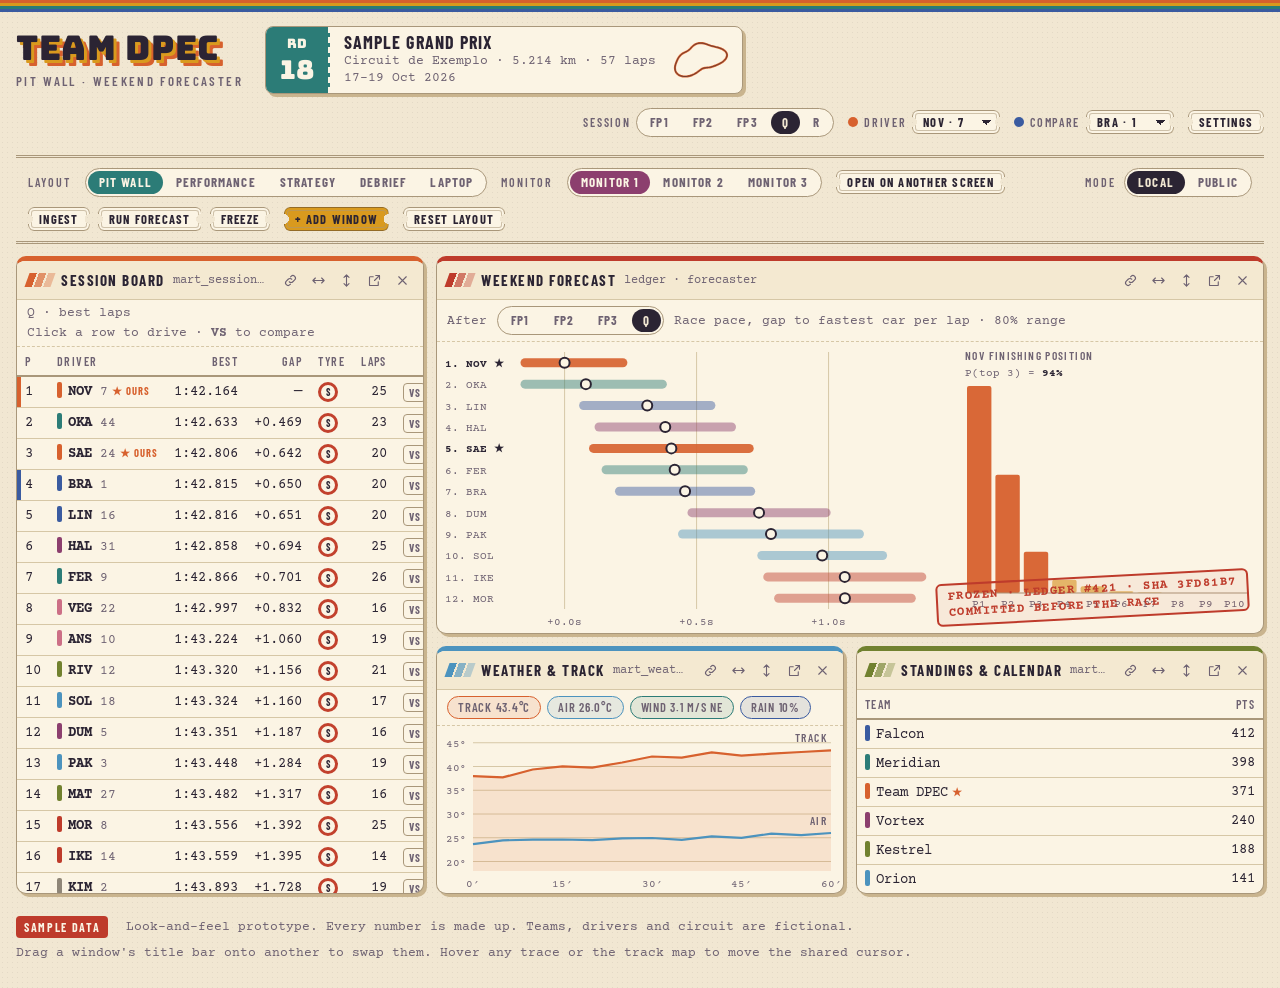
<file: index.html>
<!doctype html>
<html lang="en">
<head>
<meta charset="utf-8">
<meta name="viewport" content="width=device-width, initial-scale=1, viewport-fit=cover">
<title>Team DPEC Pit Wall</title>
<link rel="preconnect" href="https://fonts.googleapis.com">
<link rel="preconnect" href="https://fonts.gstatic.com" crossorigin>
<link rel="stylesheet" href="https://fonts.googleapis.com/css2?family=Bungee&family=Barlow+Condensed:wght@500;600;700&family=Barlow:wght@400;500;600&family=Courier+Prime:wght@400;700&display=swap">
<style>
/* Layout: a 1970s race-programme pit wall. Racing-stripe header, a ticket-style event card,
   and a 12-column grid of linked "windows", each with its own livery colour. */
:root{
  --paper:#F1E7D2; --panel:#FBF4E4; --panel2:#F4E9D1; --ink:#2B2433; --muted:#6E6272;
  --line:#D6C7A6; --line-strong:#A9977A; --shadow:#C9B48E;
  --orange:#D7612E; --mustard:#D99A1E; --teal:#2C7C77; --blue:#3A5BA0; --plum:#8C3F6E;
  --olive:#71812F; --red:#BE3B2B; --brown:#8A5A36; --sky:#4C93BE; --rose:#CC6F86;
  --s1:var(--orange); --s2:var(--blue);
  --soft:#C2412D; --med:#D99A1E; --hard:#8F8678;
  --f-display:"Bungee","Impact","Arial Black",sans-serif;
  --f-label:"Barlow Condensed","Arial Narrow","Helvetica Neue",sans-serif;
  --f-body:"Barlow","Helvetica Neue",Arial,sans-serif;
  --f-mono:"Courier Prime","Courier New",ui-monospace,monospace;
  --row:118px; --gap:12px;
  color-scheme:light;
}
@media (prefers-color-scheme: dark){:root:not([data-theme="light"]){
  --paper:#1D1A24; --panel:#26222F; --panel2:#2E2939; --ink:#EFE5CF; --muted:#A99DAA;
  --line:#3E384A; --line-strong:#5A5266; --shadow:#100E15;
  --orange:#E77B4B; --mustard:#E7B44A; --teal:#4FA59D; --blue:#7491D6; --plum:#BC72A0;
  --olive:#A2B25A; --red:#E06A55; --brown:#C08B62; --sky:#7DB9DC; --rose:#E294A8;
  --soft:#E06A55; --med:#E7B44A; --hard:#CFC6B4; color-scheme:dark}}
:root[data-theme="dark"]{
  --paper:#1D1A24; --panel:#26222F; --panel2:#2E2939; --ink:#EFE5CF; --muted:#A99DAA;
  --line:#3E384A; --line-strong:#5A5266; --shadow:#100E15;
  --orange:#E77B4B; --mustard:#E7B44A; --teal:#4FA59D; --blue:#7491D6; --plum:#BC72A0;
  --olive:#A2B25A; --red:#E06A55; --brown:#C08B62; --sky:#7DB9DC; --rose:#E294A8;
  --soft:#E06A55; --med:#E7B44A; --hard:#CFC6B4; color-scheme:dark}
:root.cb{--s1:#E69F00; --s2:#3E8EDE}
:root.compact{--row:96px; --gap:8px}

*{box-sizing:border-box}
[hidden]{display:none!important}
html,body{background:var(--paper)}
body{color:var(--ink);font:15px/1.45 var(--f-body);margin:0;
  background-image:radial-gradient(color-mix(in srgb,var(--ink) 7%,transparent) .6px,transparent .8px);
  background-size:5px 5px}
button,select,input{font:inherit;color:inherit}
:focus-visible{outline:2.5px solid var(--mustard);outline-offset:2px}

.stripes{height:12px;background:linear-gradient(var(--orange) 0 25%,var(--mustard) 25% 50%,var(--teal) 50% 75%,var(--blue) 75%)}
.wrap{padding-inline:16px;padding-block:14px 28px;max-width:1800px;margin:0 auto}

/* ---------- top bar ---------- */
.top{display:flex;flex-wrap:wrap;gap:14px 22px;align-items:center}
.brand{display:flex;flex-direction:column;gap:2px;min-width:0}
.logo{font:400 34px/1 var(--f-display);letter-spacing:.02em;color:var(--ink);
  text-shadow:3px 3px 0 var(--mustard),6px 6px 0 var(--orange)}
.brand small{font:600 13px/1 var(--f-label);letter-spacing:.18em;text-transform:uppercase;color:var(--muted);margin-top:8px}

.ticket{display:flex;align-items:stretch;background:var(--panel);border:1.5px solid var(--line-strong);border-radius:8px;
  box-shadow:3px 3px 0 var(--shadow);overflow:hidden;min-width:0}
.ticket .rd{background:var(--teal);color:var(--panel);display:grid;place-items:center;padding:6px 14px;
  font:400 13px/1 var(--f-display);text-align:center;border-right:2px dashed var(--panel)}
.ticket .rd b{display:block;font-size:26px;font-weight:400}
.ticket .ev{padding:6px 14px;display:flex;flex-direction:column;justify-content:center;min-width:0}
.ticket .ev strong{font:700 18px/1.1 var(--f-label);letter-spacing:.06em;text-transform:uppercase}
.ticket .ev span{font:13px/1.3 var(--f-mono);color:var(--muted)}
.ticket svg{width:62px;height:auto;margin:6px 10px 6px 0;flex:none}

.ctxbar{display:flex;flex-wrap:wrap;gap:10px 14px;align-items:center;margin-left:auto}
.field{display:flex;align-items:center;gap:6px}
.field>span{font:600 12px/1 var(--f-label);letter-spacing:.14em;text-transform:uppercase;color:var(--muted)}
.dot{width:10px;height:10px;border-radius:50%;display:inline-block;flex:none}

/* ---------- buttons: ticket stubs with an inner rule ---------- */
.btn{--bg:var(--panel);--fg:var(--ink);background:var(--bg);color:var(--fg);border:1.5px solid var(--line-strong);
  border-radius:6px;padding:7px 14px;font:700 14px/1 var(--f-label);letter-spacing:.1em;text-transform:uppercase;cursor:pointer;
  box-shadow:inset 0 0 0 2px var(--bg),inset 0 0 0 3px color-mix(in srgb,var(--line-strong) 55%,transparent),2px 2px 0 var(--shadow);
  -webkit-mask:radial-gradient(circle 5px at 0 50%,#0000 96%,#000) left/51% 100% no-repeat,radial-gradient(circle 5px at 100% 50%,#0000 96%,#000) right/51% 100% no-repeat;
  mask:radial-gradient(circle 5px at 0 50%,#0000 96%,#000) left/51% 100% no-repeat,radial-gradient(circle 5px at 100% 50%,#0000 96%,#000) right/51% 100% no-repeat;
  transition:transform .08s,background .15s}
.btn:hover{--bg:var(--panel2)}
.btn:active{transform:translate(1px,1px)}
.btn.go{--bg:var(--mustard);--fg:#2B2433;border-color:color-mix(in srgb,var(--mustard) 60%,#2B2433)}
.btn.go:hover{--bg:color-mix(in srgb,var(--mustard) 85%,var(--panel))}
.btn.sm{padding:5px 10px;font-size:12.5px}
select.btn{padding-right:26px;appearance:none;-webkit-appearance:none;
  background-image:linear-gradient(45deg,transparent 50%,var(--ink) 50%),linear-gradient(135deg,var(--ink) 50%,transparent 50%);
  background-position:calc(100% - 13px) 52%,calc(100% - 8px) 52%;background-size:5px 5px;background-repeat:no-repeat;background-color:var(--bg)}

.seg{display:inline-flex;border:1.5px solid var(--line-strong);border-radius:999px;padding:2px;background:var(--panel);gap:2px;flex-wrap:wrap}
.seg button{border:0;background:transparent;border-radius:999px;padding:5px 11px;cursor:pointer;
  font:700 13px/1 var(--f-label);letter-spacing:.09em;text-transform:uppercase;color:var(--muted)}
.seg button:hover{color:var(--ink);background:var(--panel2)}
.seg button[aria-pressed="true"]{background:var(--ink);color:var(--paper)}
.seg.c-teal button[aria-pressed="true"]{background:var(--teal);color:var(--panel)}
.seg.c-plum button[aria-pressed="true"]{background:var(--plum);color:var(--panel)}

.layoutbar{display:flex;flex-wrap:wrap;align-items:center;gap:10px 14px;margin:18px 0 12px;padding:10px 12px;
  border-block:3px double var(--line-strong)}
.layoutbar .lbl{font:600 12px/1 var(--f-label);letter-spacing:.16em;text-transform:uppercase;color:var(--muted)}
.layoutbar .hint{font:13px var(--f-mono);color:var(--muted)}
.spacer{flex:1}
.mode{display:flex;align-items:center;gap:8px}
.localacts{display:flex;gap:8px;flex-wrap:wrap}

/* ---------- workspace ---------- */
.ws{display:grid;grid-template-columns:repeat(12,minmax(0,1fr));grid-auto-rows:var(--row);gap:var(--gap);grid-auto-flow:dense}
.win{grid-column:span var(--cs);grid-row:span var(--rs);display:flex;flex-direction:column;min-width:0;min-height:0;
  background:var(--panel);border:1.5px solid var(--line-strong);border-top:5px solid var(--wc);border-radius:10px;
  box-shadow:3px 3px 0 var(--shadow);overflow:hidden}
.win.dragover{outline:3px dashed var(--wc);outline-offset:3px}
.win-h{display:flex;align-items:center;gap:8px;padding:6px 8px 6px 10px;background:var(--panel2);border-bottom:1px solid var(--line);cursor:grab;min-width:0}
.win-h .tri{width:26px;height:14px;flex:none;
  background:linear-gradient(90deg,var(--wc) 0 28%,transparent 28% 36%,color-mix(in srgb,var(--wc) 65%,var(--panel2)) 36% 64%,transparent 64% 72%,color-mix(in srgb,var(--wc) 35%,var(--panel2)) 72%);
  transform:skewX(-20deg)}
.win-h h3{margin:0;flex:0 0 auto;max-width:calc(100% - 170px);font:700 15px/1.1 var(--f-label);letter-spacing:.1em;text-transform:uppercase;white-space:nowrap;overflow:hidden;text-overflow:ellipsis}
.win-h .mart{flex:1 1 0;font:12px var(--f-mono);color:var(--muted);white-space:nowrap;overflow:hidden;text-overflow:ellipsis;min-width:0}
.win-h .tools{margin-left:auto;display:flex;gap:2px;flex:none}
.ic{width:26px;height:26px;border:0;border-radius:6px;background:transparent;display:grid;place-items:center;cursor:pointer;color:var(--muted)}
.ic:hover{background:var(--panel);color:var(--ink)}
.ic svg{width:15px;height:15px;stroke:currentColor;fill:none;stroke-width:1.8;stroke-linecap:round;stroke-linejoin:round}
.ic.on{color:var(--wc)}
.pinned-badge{font:700 11px/1 var(--f-label);letter-spacing:.1em;text-transform:uppercase;background:var(--wc);color:var(--panel);padding:3px 6px;border-radius:4px}
.win-tb{display:flex;flex-wrap:wrap;gap:6px 10px;align-items:center;padding:6px 10px;border-bottom:1px dashed var(--line);font:13px var(--f-mono);color:var(--muted);min-height:36px}
.win-tb:empty{display:none}
.win-b{flex:1;min-height:0;position:relative;overflow:auto}
.win-b.chart{overflow:hidden}
.win-b svg.ch{display:block}

/* tabs mode (laptop preset) */
.tabstrip{display:flex;gap:6px;flex-wrap:wrap;margin-bottom:10px}
.tabstrip button{border:1.5px solid var(--line-strong);border-bottom-width:4px;border-bottom-color:var(--wc);background:var(--panel);
  border-radius:8px 8px 3px 3px;padding:6px 10px;font:700 13px/1 var(--f-label);letter-spacing:.08em;text-transform:uppercase;cursor:pointer;color:var(--muted)}
.tabstrip button[aria-selected="true"]{background:var(--wc);color:var(--panel);border-color:var(--wc)}

/* svg chart text */
.ch text{font:11px var(--f-mono);fill:var(--muted)}
.ch .lab{font:600 11.5px var(--f-label);letter-spacing:.12em;text-transform:uppercase;fill:var(--muted)}
.ch .val{fill:var(--ink);font-weight:700}
.ch .grid{stroke:var(--line);stroke-width:1}
.ch .axis{stroke:var(--line-strong);stroke-width:1.2}
.ch .cursor{stroke:var(--ink);stroke-width:1.2;stroke-dasharray:3 3}
.ch .corner{stroke:var(--line);stroke-dasharray:2 4}

/* tables */
table.tt{width:100%;border-collapse:collapse;font:13.5px var(--f-mono);font-variant-numeric:tabular-nums}
.tt th{position:sticky;top:0;background:var(--panel);text-align:left;font:600 12px/1 var(--f-label);letter-spacing:.12em;text-transform:uppercase;color:var(--muted);
  padding:8px 8px;border-bottom:2px solid var(--line-strong);z-index:1}
.tt td{padding:5px 8px;border-bottom:1px solid var(--line);white-space:nowrap}
.tt td.num,.tt th.num{text-align:right}
.tt tr.click{cursor:pointer}
.tt tr.click:hover td{background:var(--panel2)}
.tt tr.p1 td:first-child{box-shadow:inset 4px 0 0 var(--s1)}
.tt tr.p2 td:first-child{box-shadow:inset 4px 0 0 var(--s2)}
.tt tr.hl td{background:color-mix(in srgb,var(--mustard) 18%,transparent)}
.drv{font-weight:700;color:var(--ink)}
.teamchip{display:inline-block;width:5px;height:16px;border-radius:2px;vertical-align:-3px;margin-right:6px}
.tyre{display:inline-grid;place-items:center;width:20px;height:20px;border-radius:50%;border:3px solid var(--c);font:700 10px/1 var(--f-label);color:var(--ink)}
.ours{font:700 10.5px/1 var(--f-label);letter-spacing:.1em;color:var(--orange);margin-left:4px}
.vs{border:1px solid var(--line-strong);background:transparent;border-radius:4px;font:700 11px/1 var(--f-label);padding:3px 5px;cursor:pointer;color:var(--muted);letter-spacing:.06em}
.vs:hover{border-color:var(--s2);color:var(--s2)}
.pos{color:var(--good,var(--teal));font-weight:700}
.neg{color:var(--red);font-weight:700}

.kpis{display:grid;grid-template-columns:repeat(auto-fit,minmax(130px,1fr));gap:8px;padding:10px}
.kpi{border:1.5px solid var(--line);border-radius:8px;padding:8px 10px;background:var(--panel2);min-width:0}
.kpi .k{font:600 11.5px/1.2 var(--f-label);letter-spacing:.12em;text-transform:uppercase;color:var(--muted)}
.kpi .v{font:700 24px/1.15 var(--f-mono);font-variant-numeric:tabular-nums}
.kpi .s{font:12.5px/1.3 var(--f-body);color:var(--muted)}

.chips{display:flex;flex-wrap:wrap;gap:6px}
.chip{display:inline-flex;align-items:center;gap:6px;border:1.5px solid var(--c,var(--line-strong));border-radius:999px;padding:3px 10px;
  font:600 12.5px/1.2 var(--f-label);letter-spacing:.06em;text-transform:uppercase;background:color-mix(in srgb,var(--c,var(--line)) 12%,var(--panel))}
.legend{display:flex;flex-wrap:wrap;gap:4px 14px;align-items:center}
.legend i{display:inline-block;width:16px;height:4px;border-radius:2px;margin-right:5px;vertical-align:middle}

.stamp{display:inline-block;border:2.5px solid var(--red);color:var(--red);border-radius:6px;padding:4px 10px;transform:rotate(-3deg);
  font:700 12.5px/1.25 var(--f-mono);letter-spacing:.04em;text-transform:uppercase;background:color-mix(in srgb,var(--red) 6%,transparent)}
.note{font:13px/1.45 var(--f-mono);color:var(--muted)}
.pad{padding:10px 12px}
.typed{font:14px/1.6 var(--f-mono);max-width:62ch}
.typed b{background:color-mix(in srgb,var(--mustard) 30%,transparent);padding:0 3px}

/* chat as pit-radio transcript */
.radio{display:flex;flex-direction:column;height:100%}
.log{flex:1;overflow:auto;padding:10px 12px;display:flex;flex-direction:column;gap:10px;
  background:repeating-linear-gradient(var(--panel) 0 26px,color-mix(in srgb,var(--line) 55%,var(--panel)) 26px 27px)}
.msg{max-width:92%;font:14px/1.5 var(--f-mono)}
.msg .who{font:700 11.5px/1 var(--f-label);letter-spacing:.14em;text-transform:uppercase;display:flex;gap:6px;align-items:center;margin-bottom:3px}
.msg.me{align-self:flex-end;text-align:right}
.msg.me .who{justify-content:flex-end;color:var(--blue)}
.msg.ai .who{color:var(--plum)}
.msg .bubble{display:inline-block;text-align:left;padding:7px 11px;border-radius:8px;border:1.5px solid var(--line-strong);background:var(--panel2)}
.msg.ai .bubble{border-left:5px solid var(--plum)}
.msg.me .bubble{border-right:5px solid var(--blue)}
.route{font:700 10.5px/1 var(--f-label);letter-spacing:.08em;padding:3px 6px;border-radius:4px;background:var(--plum);color:var(--panel)}
.route.st{background:var(--teal)}
.route.np{background:var(--red)}
.ask{display:flex;gap:8px;padding:8px 10px;border-top:1px solid var(--line)}
.ask input{flex:1;min-width:0;border:1.5px solid var(--line-strong);border-radius:6px;background:var(--panel);padding:7px 10px;font:14px var(--f-mono)}
.sugg{display:flex;gap:6px;flex-wrap:wrap;padding:6px 10px 0}
.sugg button{border:1px dashed var(--plum);background:transparent;color:var(--plum);border-radius:999px;padding:3px 9px;font:600 12px/1.2 var(--f-label);letter-spacing:.04em;cursor:pointer}

/* drawers, menus, toast */
.drawer{position:fixed;inset:0 0 0 auto;width:min(380px,100%);background:var(--panel);border-left:2px solid var(--line-strong);
  box-shadow:-6px 0 0 var(--shadow);padding:calc(18px + env(safe-area-inset-top,0px)) 18px 18px;overflow:auto;z-index:50;display:flex;flex-direction:column;gap:16px}
.drawer h2{margin:0;font:400 22px/1 var(--f-display);color:var(--ink);text-shadow:2px 2px 0 var(--mustard)}
.drawer .row{display:flex;flex-direction:column;gap:6px}
.drawer .row>span{font:600 12px/1 var(--f-label);letter-spacing:.14em;text-transform:uppercase;color:var(--muted)}
.drawer p{margin:0;font:13px/1.45 var(--f-mono);color:var(--muted)}
.menu{position:fixed;z-index:60;background:var(--panel);border:1.5px solid var(--line-strong);border-radius:10px;box-shadow:4px 4px 0 var(--shadow);
  padding:6px;display:grid;grid-template-columns:repeat(2,minmax(0,1fr));gap:4px;width:min(440px,calc(100vw - 32px))}
.menu button{display:flex;gap:8px;align-items:center;text-align:left;border:0;background:transparent;border-radius:6px;padding:7px 8px;cursor:pointer;
  font:600 14px/1.15 var(--f-label);letter-spacing:.05em;text-transform:uppercase}
.menu button:hover{background:var(--panel2)}
.menu button i{width:12px;height:12px;border-radius:3px;background:var(--wc);flex:none}
.toast{position:fixed;left:50%;bottom:calc(18px + env(safe-area-inset-bottom,0px));transform:translateX(-50%);z-index:70;max-width:min(560px,calc(100vw - 32px));
  background:var(--ink);color:var(--paper);padding:10px 16px;border-radius:8px;font:13.5px/1.4 var(--f-mono);box-shadow:3px 3px 0 var(--mustard)}

footer{margin-top:22px;display:flex;flex-wrap:wrap;gap:8px 18px;align-items:center;font:13px var(--f-mono);color:var(--muted)}
.sample{font:700 12px/1 var(--f-label);letter-spacing:.14em;text-transform:uppercase;background:var(--red);color:var(--panel);padding:5px 8px;border-radius:4px}

/* solo pop-out mode */
body.solo .top,body.solo .layoutbar,body.solo footer{display:none}
body.solo .ws{grid-auto-rows:calc((100vh - 70px)/5)}

@media (max-width:1100px){.ctxbar{margin-left:0}}
@media (max-width:860px){
  .ws{grid-template-columns:minmax(0,1fr)}
  .win{grid-column:1/-1}
  .logo{font-size:28px}
  .win-h .mart,.ic[data-act="wide"],.ic[data-act="tall"]{display:none}
  .win-h h3{max-width:none;flex:1 1 auto}
}
@media (prefers-reduced-motion:reduce){*{transition:none!important;animation:none!important}}
</style>
</head>
<body>

<div class="stripes" aria-hidden="true"></div>
<div class="wrap">
  <header class="top">
    <div class="brand">
      <span class="logo">TEAM DPEC</span>
      <small>Pit wall · Weekend forecaster</small>
    </div>
    <div class="ticket" title="Race programme">
      <div class="rd">RD<b>18</b></div>
      <div class="ev"><strong>Sample Grand Prix</strong><span>Circuit de Exemplo · 5.214 km · 57 laps</span><span>17–19 Oct 2026</span></div>
      <svg id="miniTrack" viewBox="0 0 100 70" aria-hidden="true"></svg>
    </div>
    <div class="ctxbar">
      <div class="field"><span>Session</span><div class="seg" id="sessSeg"></div></div>
      <div class="field"><span class="dot" style="background:var(--s1)"></span><span>Driver</span><select class="btn sm" id="selP" aria-label="Primary driver"></select></div>
      <div class="field"><span class="dot" style="background:var(--s2)"></span><span>Compare</span><select class="btn sm" id="selC" aria-label="Compare driver"></select></div>
      <button class="btn sm" id="btnSettings">Settings</button>
    </div>
  </header>

  <nav class="layoutbar" aria-label="Layout">
    <span class="lbl">Layout</span>
    <div class="seg c-teal" id="presetSeg"></div>
    <span class="lbl" id="monLbl">Monitor</span>
    <div class="seg c-plum" id="monSeg"></div>
    <button class="btn sm" id="btnPopMon" title="Open this monitor's windows in a new browser window">Open on another screen</button>
    <span class="spacer"></span>
    <div class="mode"><span class="lbl">Mode</span><div class="seg" id="modeSeg"></div></div>
    <div class="localacts" id="localActs"></div>
    <button class="btn sm go" id="btnAdd">+ Add window</button>
    <button class="btn sm" id="btnReset">Reset layout</button>
  </nav>

  <div class="tabstrip" id="tabstrip" hidden></div>
  <main class="ws" id="ws"></main>

  <footer>
    <span class="sample">Sample data</span>
    <span>Look-and-feel prototype. Every number is made up. Teams, drivers and circuit are fictional.</span>
    <span>Drag a window's title bar onto another to swap them. Hover any trace or the track map to move the shared cursor.</span>
  </footer>
</div>

<aside class="drawer" id="drawer" hidden aria-label="Settings">
  <div style="display:flex;align-items:center;justify-content:space-between"><h2>Settings</h2><button class="btn sm" id="btnClose">Close</button></div>
  <div class="row"><span>Theme</span><div class="seg" id="themeSeg"></div><p>Day session is cream paper and ink. Night session is warm charcoal with amber.</p></div>
  <div class="row"><span>Speed units</span><div class="seg" id="unitSeg"></div></div>
  <div class="row"><span>Density</span><div class="seg" id="densSeg"></div></div>
  <div class="row"><span>Colour-blind safe driver colours</span><div class="seg" id="cbSeg"></div></div>
  <div class="row"><span>Adopted real team (decision D2)</span><select class="btn" id="selTeam" disabled><option>Not chosen yet</option></select><p>One config value in the real app. DPEC's two cars become "our cars"; everyone else is a rival.</p></div>
  <div class="row"><span>Layouts</span><p>Each preset remembers your changes in this browser. In the full app the layout saves to a file you can carry to another machine.</p></div>
</aside>
<div class="menu" id="addMenu" hidden role="menu"></div>
<div class="toast" id="toast" hidden role="status"></div>

<script>
(()=>{
"use strict";
const $=(s,r=document)=>r.querySelector(s);
const esc=s=>String(s).replace(/[&<>"]/g,c=>({"&":"&amp;","<":"&lt;",">":"&gt;",'"':"&quot;"}[c]));
function rng(seed){let s=(seed*2654435761)>>>0||1;return()=>{s^=s<<13;s>>>=0;s^=s>>>17;s^=s<<5;s>>>=0;return s/4294967296}}
function gauss(r){return Math.sqrt(-2*Math.log(r()+1e-9))*Math.cos(2*Math.PI*r())}
const clamp=(v,a,b)=>Math.max(a,Math.min(b,v));
const fmtLap=s=>{const m=Math.floor(s/60);return m+":"+(s-m*60).toFixed(3).padStart(6,"0")};
const sgn=v=>(v>0?"+":v<0?"−":"±")+Math.abs(v).toFixed(3);

/* ================= sample world ================= */
const TEAMS=[
 {id:"dpec",name:"Team DPEC",c:"var(--orange)",perf:-.004},
 {id:"fal",name:"Falcon",c:"var(--blue)",perf:0},
 {id:"mer",name:"Meridian",c:"var(--teal)",perf:-.002},
 {id:"vor",name:"Vortex",c:"var(--plum)",perf:-.008},
 {id:"kes",name:"Kestrel",c:"var(--olive)",perf:-.012},
 {id:"ori",name:"Orion",c:"var(--sky)",perf:-.015},
 {id:"hal",name:"Halcyon",c:"var(--rose)",perf:-.019},
 {id:"tam",name:"Tamura",c:"var(--red)",perf:-.022},
 {id:"brw",name:"Brightwater",c:"var(--brown)",perf:-.026},
 {id:"sab",name:"Sable",c:"var(--hard)",perf:-.03}];
const CODES=[["NOV","SAE"],["BRA","LIN"],["OKA","FER"],["HAL","DUM"],["RIV","MAT"],["PAK","SOL"],["VEG","ANS"],["IKE","MOR"],["CAL","ZHU"],["KIM","LAR"]];
const NUMS=[[7,24],[1,16],[44,9],[31,5],[12,27],[3,18],[22,10],[14,8],[55,30],[2,77]];
const DRIVERS=[];
TEAMS.forEach((t,i)=>CODES[i].forEach((c,j)=>{const r=rng(i*31+j*7+3);DRIVERS.push({code:c,num:NUMS[i][j],team:t,perf:t.perf+(r()-.5)*.009,top:(r()-.5)*8,seed:i*100+j*10+1})}));
const TL=5214,STEP=20,N=Math.round(TL/STEP)+1;
const CORNERS=[[420,95],[780,160],[1150,232],[1600,118],[1980,84],[2400,192],[2850,140],[3300,262],[3700,104],[4100,176],[4550,72],[4950,214]];
const SESSIONS=["FP1","FP2","FP3","Q","R"];
const CHECKPOINTS=["FP1","FP2","FP3","Q"];

function makeLap(d,sess){
  const r=rng(d.seed*13+SESSIONS.indexOf(sess)*977+5);
  const sessGain={FP1:-.012,FP2:-.007,FP3:-.004,Q:0,R:-.018}[sess];
  const f=1+d.perf+sessGain;
  const cv=CORNERS.map(c=>c[1]*(f+(r()-.5)*.035));
  const vmax=330+d.perf*260+d.top+(r()-.5)*4+sessGain*200;
  const v=new Float32Array(N),thr=new Float32Array(N),brk=new Float32Array(N),gear=new Uint8Array(N),t=new Float32Array(N);
  for(let i=0;i<N;i++){const x=i*STEP;let best=vmax,side=0,dist=0;
    for(let k=0;k<CORNERS.length;k++)for(const off of [-TL,0,TL]){const dd=x-(CORNERS[k][0]+off);const lim=cv[k]+(dd<0?9.6:5.3)*Math.sqrt(Math.abs(dd));if(lim<best){best=lim;side=dd<0?-1:1;dist=Math.abs(dd)}}
    v[i]=best;thr[i]=side===1?Math.min(100,30+dist*.45):side===-1?(dist<30?18:0):100;brk[i]=side===-1&&dist>=30?1:0;
    gear[i]=1+[95,135,170,205,240,275,305].filter(g=>best>g).length}
  let time=0;t[0]=0;for(let i=1;i<N;i++){time+=STEP/(((v[i]+v[i-1])/2)/3.6);t[i]=time}
  return{v,thr,brk,gear,t,time,cv,vmax}}
const cache={};
function S(sess){if(cache[sess])return cache[sess];
  const list=DRIVERS.map(d=>{const lap=makeLap(d,sess);const r=rng(d.seed+SESSIONS.indexOf(sess)*3);return{...d,lap,best:lap.time,tyre:sess==="Q"?"S":["S","M","H"][Math.floor(r()*3)],laps:Math.round(sess==="R"?57:14+r()*16)}});
  list.sort((a,b)=>a.best-b.best);const by={};list.forEach((d,i)=>{d.pos=i+1;by[d.code]=d});
  return cache[sess]={list,by,fast:list[0].best}}

/* track geometry */
const TRACK=[];{for(let i=0;i<N;i++){const th=2*Math.PI*i/(N-1);const rr=1+.27*Math.sin(2*th+.4)+.13*Math.cos(3*th+.5)+.06*Math.sin(5*th);TRACK.push([Math.cos(th)*rr*1.35,Math.sin(th)*rr])}
  const xs=TRACK.map(p=>p[0]),ys=TRACK.map(p=>p[1]);const x0=Math.min(...xs),x1=Math.max(...xs),y0=Math.min(...ys),y1=Math.max(...ys);
  TRACK.forEach(p=>{p[0]=(p[0]-x0)/(x1-x0);p[1]=(p[1]-y0)/(y1-y0)});TRACK.ar=(x1-x0)/(y1-y0)}

/* ================= state ================= */
const DEF_CTX={session:"Q",primary:"NOV",compare:"BRA",cursor:1980,checkpoint:"Q"};
const DEF_SET={theme:"system",units:"kmh",density:"comfy",cb:false,mode:"local"};
let uid=1;const W=(type,cs,rs)=>({id:"w"+(uid++),type,cs,rs,pinned:null});
function presets(){uid=1;return{
 pitwall:{name:"Pit wall",hint:"3 monitors · race weekend",monitors:[
   [W("session",4,5),W("forecast",8,3),W("weather",4,2),W("standings",4,2)],
   [W("telemetry",8,3),W("trackmap",4,3),W("delta",7,2),W("corners",5,2)],
   [W("chat",5,4),W("quality",7,2),W("scoreboard",7,2)]]},
 performance:{name:"Performance",hint:"1 large monitor · driver comparison",monitors:[[W("telemetry",8,3),W("trackmap",4,3),W("delta",7,2),W("corners",5,2)]]},
 strategy:{name:"Strategy",hint:"before qualifying and the race",monitors:[[W("longruns",7,3),W("forecast",5,3),W("scoreboard",6,3),W("weather",6,3)]]},
 debrief:{name:"Debrief",hint:"after the race · where the time went",monitors:[[W("debrief",7,3),W("delta",5,3),W("corners",6,3),W("chat",6,3)]]},
 laptop:{name:"Laptop",hint:"one window at a time, as tabs",tabs:true,monitors:[[W("session",12,5),W("forecast",12,5),W("telemetry",12,5),W("trackmap",12,5),W("longruns",12,5),W("chat",12,5)]]}}}
let st={ctx:{...DEF_CTX},set:{...DEF_SET},preset:"pitwall",mon:0,tab:0,layouts:presets()};
const KEY="dpec-pitwall-proto-v1";
try{const s=JSON.parse(localStorage.getItem(KEY)||"null");if(s&&s.layouts){st={...st,...s,ctx:{...DEF_CTX,...s.ctx},set:{...DEF_SET,...s.set}};uid=1+Math.max(0,...Object.values(st.layouts).flatMap(p=>p.monitors.flat()).map(w=>+w.id.slice(1)||0))}}catch(e){}
function save(){try{localStorage.setItem(KEY,JSON.stringify(st))}catch(e){}}

const params=(()=>{try{return new URLSearchParams(location.search)}catch(e){return new URLSearchParams()}})();
let bc=null;try{bc=new BroadcastChannel("dpec-pitwall")}catch(e){}
const inst=new Map();// id -> {def,el,body,tb,state,w}

function setCtx(patch,remote){
  Object.assign(st.ctx,patch);
  if(patch.session&&!patch.checkpoint&&!remote){st.ctx.checkpoint=patch.session==="R"?"Q":patch.session}
  if(!remote&&bc)try{bc.postMessage({ctx:st.ctx})}catch(e){}
  syncHeader();
  const keys=Object.keys(patch);
  for(const i of inst.values()){if(i.w.pinned)continue;if(i.def.deps.some(k=>keys.includes(k))||keys.includes("session"))schedule(i)}
  if(!keys.every(k=>k==="cursor"))save()}
if(bc)bc.onmessage=e=>{if(e.data&&e.data.ctx){const p={};for(const k in e.data.ctx)if(e.data.ctx[k]!==st.ctx[k])p[k]=e.data.ctx[k];if(Object.keys(p).length)setCtx(p,true)}};
const ctxOf=i=>i.w.pinned||st.ctx;
const sp=v=>st.set.units==="mph"?v*.6214:v;const spU=()=>st.set.units==="mph"?"mph":"km/h";

/* ================= chart helpers ================= */
const scale=(d0,d1,r0,r1)=>{const k=(r1-r0)/((d1-d0)||1);const f=v=>r0+(v-d0)*k;f.inv=p=>d0+(p-r0)/k;return f};
function nice(x){const e=Math.pow(10,Math.floor(Math.log10(x)));const f=x/e;return(f<1.5?1:f<3?2:f<7?5:10)*e}
function ticks(a,b,n){const s=nice((b-a)/n);const o=[];for(let v=Math.ceil(a/s)*s;v<=b+1e-9;v+=s)o.push(+v.toFixed(6));return o}
const pth=(xs,ys,X,Y)=>{let s="";for(let i=0;i<xs.length;i++)s+=(i?"L":"M")+X(xs[i]).toFixed(1)+","+Y(ys[i]).toFixed(1);return s};
const DIST=Array.from({length:N},(_,i)=>i*STEP);
const svg=(w,h,inner)=>`<svg class="ch" width="${w}" height="${h}" viewBox="0 0 ${w} ${h}" role="img">${inner}</svg>`;
const idxAt=d=>clamp(Math.round(d/STEP),0,N-1);

/* ================= window types ================= */
const DEFS={};
const def=(type,o)=>DEFS[type]={type,deps:[],chart:false,...o};

def("session",{title:"Session board",mart:"mart_session_overview",color:"var(--orange)",deps:["primary","compare"],
 render(i){const c=ctxOf(i),D=S(c.session);
  i.tb.innerHTML=`<span>${c.session==="R"?"Race · fastest laps":c.session+" · best laps"}</span><span>Click a row to drive · <b>VS</b> to compare</span>`;
  i.body.innerHTML=`<table class="tt"><thead><tr><th>P</th><th>Driver</th><th class="num">Best</th><th class="num">Gap</th><th>Tyre</th><th class="num">Laps</th><th></th></tr></thead><tbody>${
   D.list.map(d=>`<tr class="click ${d.code===c.primary?"p1":d.code===c.compare?"p2":""}" data-code="${d.code}">
    <td>${d.pos}</td><td><span class="teamchip" style="background:${d.team.c}"></span><span class="drv">${d.code}</span> <span class="note">${d.num}</span>${d.team.id==="dpec"?'<span class="ours">★ OURS</span>':""}</td>
    <td class="num">${fmtLap(d.best)}</td><td class="num">${d.pos===1?"—":"+"+(d.best-D.fast).toFixed(3)}</td>
    <td>${tyre(d.tyre)}</td><td class="num">${d.laps}</td><td><button class="vs" data-vs="${d.code}" aria-label="Compare with ${d.code}">VS</button></td></tr>`).join("")}</tbody></table>`;
  i.body.onclick=e=>{const v=e.target.closest("[data-vs]");if(v){setCtx({compare:v.dataset.vs});return}const r=e.target.closest("tr[data-code]");if(r)setCtx({primary:r.dataset.code})}}});
function tyre(t){const c={S:"var(--soft)",M:"var(--med)",H:"var(--hard)"}[t];return`<span class="tyre" style="--c:${c}" title="${{S:"Soft",M:"Medium",H:"Hard"}[t]}">${t}</span>`}

def("telemetry",{title:"Telemetry traces",mart:"mart_telemetry_overlay",color:"var(--blue)",chart:true,deps:["primary","compare","cursor"],
 render(i){const c=ctxOf(i),D=S(c.session),A=D.by[c.primary],B=D.by[c.compare],w=i.body.clientWidth,h=i.body.clientHeight;if(w<50||h<50)return;
  const k=idxAt(c.cursor);
  i.tb.innerHTML=`<span class="legend"><span><i style="background:var(--s1)"></i>${A.code}</span><span><i style="background:var(--s2)"></i>${B.code}</span></span>
   <span>@ <b style="color:var(--ink)">${Math.round(c.cursor).toLocaleString()} m</b></span>
   <span>${A.code} ${Math.round(sp(A.lap.v[k]))} · ${B.code} ${Math.round(sp(B.lap.v[k]))} ${spU()}</span><span>gear ${A.lap.gear[k]} / ${B.lap.gear[k]}</span>`;
  const pl=48,pr=12,top=20,bot=22;const X=scale(0,TL,pl,w-pr);
  const strips=[["v","Speed",.5,[50,345]],["thr","Throttle",.22,[0,100]],["brk","Brake",.1,[0,1]],["gear","Gear",.18,[1,8]]];
  const avail=h-top-bot-3*8;let y=top,out="";
  CORNERS.forEach((cn,j)=>{out+=`<line class="corner" x1="${X(cn[0])}" x2="${X(cn[0])}" y1="${top-4}" y2="${h-bot}"/><text x="${X(cn[0])}" y="${top-7}" text-anchor="middle">T${j+1}</text>`});
  for(const [key,lab,frac,dom] of strips){const hh=avail*frac,Y=scale(dom[0],dom[1],y+hh,y);
    out+=`<rect x="${pl}" y="${y}" width="${w-pl-pr}" height="${Math.max(0,hh)}" fill="none" class="grid"/>`;
    if(key==="v")ticks(dom[0],dom[1],3).forEach(t=>{out+=`<line class="grid" x1="${pl}" x2="${w-pr}" y1="${Y(t)}" y2="${Y(t)}"/><text x="${pl-6}" y="${Y(t)+4}" text-anchor="end">${Math.round(sp(t))}</text>`});
    out+=`<text class="lab" x="${pl+6}" y="${y+13}">${lab}${key==="v"?" "+spU():""}</text>`;
    for(const [d,col,sw] of [[B,"var(--s2)",3.4],[A,"var(--s1)",1.7]])out+=`<path d="${pth(DIST,d.lap[key],X,Y)}" fill="none" stroke="${col}" stroke-width="${sw}" stroke-linejoin="round" opacity="${sw>3?.75:1}"/>`;
    y+=hh+8}
  ticks(0,TL,6).forEach(t=>out+=`<text x="${X(t)}" y="${h-6}" text-anchor="middle">${t/1000}k</text>`);
  out+=`<line class="cursor" x1="${X(c.cursor)}" x2="${X(c.cursor)}" y1="${top}" y2="${h-bot}"/>`;
  i.body.innerHTML=svg(w,h,out);i.X=X},
 move(i,x){if(i.X)setCtx({cursor:clamp(i.X.inv(x),0,TL)})}});

def("trackmap",{title:"Track map",mart:"mart_track_map",color:"var(--teal)",chart:true,deps:["primary","compare","cursor"],
 render(i){const c=ctxOf(i),D=S(c.session),A=D.by[c.primary],B=D.by[c.compare],w=i.body.clientWidth,h=i.body.clientHeight;if(w<50||h<50)return;
  const mode=i.state.mode||"speed";
  i.tb.innerHTML=`<div class="seg" data-seg="mode">${["speed","delta"].map(m=>`<button aria-pressed="${m===mode}" data-v="${m}">${m==="speed"?"Speed":"Who's faster"}</button>`).join("")}</div>
   <span class="legend">${mode==="speed"?`<span><i style="background:var(--blue)"></i>slow</span><span><i style="background:var(--teal)"></i></span><span><i style="background:var(--olive)"></i></span><span><i style="background:var(--mustard)"></i></span><span><i style="background:var(--orange)"></i>fast</span>`:`<span><i style="background:var(--s1)"></i>${A.code} faster</span><span><i style="background:var(--s2)"></i>${B.code} faster</span>`}</span>`;
  const pad=26;let pw=w-2*pad,ph=h-2*pad;if(pw/ph>TRACK.ar)pw=ph*TRACK.ar;else ph=pw/TRACK.ar;const ox=(w-pw)/2,oy=(h-ph)/2;
  const P=k=>[ox+TRACK[k][0]*pw,oy+(1-TRACK[k][1])*ph];
  const cols=["var(--blue)","var(--teal)","var(--olive)","var(--mustard)","var(--orange)"];
  let base=`M${P(0)}`;for(let k=1;k<N;k++)base+=`L${P(k)}`;
  let out=`<path d="${base}" fill="none" stroke="var(--ink)" stroke-width="12" stroke-linejoin="round" opacity=".85"/>`;
  for(let k=0;k<N-1;k++){let col;if(mode==="speed"){col=cols[clamp(Math.floor((A.lap.v[k]-70)/55),0,4)]}else{const da=A.lap.t[k+1]-A.lap.t[k],db=B.lap.t[k+1]-B.lap.t[k];col=da<=db?"var(--s1)":"var(--s2)"}
    out+=`<line x1="${P(k)[0]}" y1="${P(k)[1]}" x2="${P(k+1)[0]}" y2="${P(k+1)[1]}" stroke="${col}" stroke-width="7" stroke-linecap="round"/>`}
  CORNERS.forEach((cn,j)=>{const [x,y]=P(idxAt(cn[0]));const cx=ox+pw/2,cy=oy+ph/2;const dx=x-cx,dy=y-cy,l=Math.hypot(dx,dy)||1;
    out+=`<text x="${x+dx/l*17}" y="${y+dy/l*17+4}" text-anchor="middle" class="val">${j+1}</text>`});
  const [sx,sy]=P(0);out+=`<rect x="${sx-9}" y="${sy-2}" width="18" height="4" fill="var(--paper)" stroke="var(--ink)"/>`;
  const [cx,cy]=P(idxAt(c.cursor));out+=`<circle cx="${cx}" cy="${cy}" r="9" fill="var(--paper)" stroke="var(--ink)" stroke-width="2"/><circle cx="${cx}" cy="${cy}" r="4.5" fill="var(--s1)"/>`;
  i.body.innerHTML=svg(w,h,out);i.P=P},
 move(i,x,y){if(!i.P)return;let b=0,bd=1e9;for(let k=0;k<N;k+=1){const p=i.P(k),d=(p[0]-x)**2+(p[1]-y)**2;if(d<bd){bd=d;b=k}}if(bd<1600)setCtx({cursor:b*STEP})},
 seg(i,k,v){i.state.mode=v;schedule(i)}});

def("delta",{title:"Lap delta",mart:"mart_lap_delta",color:"var(--plum)",chart:true,deps:["primary","compare","cursor"],
 render(i){const c=ctxOf(i),D=S(c.session),A=D.by[c.primary],B=D.by[c.compare],w=i.body.clientWidth,h=i.body.clientHeight;if(w<50||h<50)return;
  const dl=Array.from(A.lap.t,(t,k)=>t-B.lap.t[k]);const k=idxAt(c.cursor);
  i.tb.innerHTML=`<span>${A.code} vs ${B.code} · above 0 = ${A.code} losing time</span><span>@ ${Math.round(c.cursor).toLocaleString()} m: <b style="color:var(--ink)">${sgn(dl[k])} s</b></span><span>lap: <b style="color:var(--ink)">${sgn(dl[N-1])} s</b></span>`;
  const pl=48,pr=12,top=12,bot=22;const m=Math.max(.15,...dl.map(Math.abs))*1.15;const X=scale(0,TL,pl,w-pr),Y=scale(-m,m,h-bot,top);
  let out="";ticks(-m,m,4).forEach(t=>out+=`<line class="grid" x1="${pl}" x2="${w-pr}" y1="${Y(t)}" y2="${Y(t)}"/><text x="${pl-6}" y="${Y(t)+4}" text-anchor="end">${t.toFixed(2)}</text>`);
  const line=pth(DIST,dl,X,Y);
  out+=`<clipPath id="cu${i.w.id}"><rect x="0" y="0" width="${w}" height="${Y(0)}"/></clipPath><clipPath id="cd${i.w.id}"><rect x="0" y="${Y(0)}" width="${w}" height="${h}"/></clipPath>`;
  const area=line+`L${X(TL)},${Y(0)}L${X(0)},${Y(0)}Z`;
  out+=`<path d="${area}" fill="var(--s2)" opacity=".28" clip-path="url(#cu${i.w.id})"/><path d="${area}" fill="var(--s1)" opacity=".28" clip-path="url(#cd${i.w.id})"/>`;
  out+=`<line class="axis" x1="${pl}" x2="${w-pr}" y1="${Y(0)}" y2="${Y(0)}"/><path d="${line}" fill="none" stroke="var(--ink)" stroke-width="1.8"/>`;
  CORNERS.forEach((cn,j)=>out+=`<text x="${X(cn[0])}" y="${h-6}" text-anchor="middle">T${j+1}</text>`);
  out+=`<line class="cursor" x1="${X(c.cursor)}" x2="${X(c.cursor)}" y1="${top}" y2="${h-bot}"/><circle cx="${X(c.cursor)}" cy="${Y(dl[k])}" r="4" fill="var(--s1)" stroke="var(--ink)"/>`;
  i.body.innerHTML=svg(w,h,out);i.X=X},
 move(i,x){if(i.X)setCtx({cursor:clamp(i.X.inv(x),0,TL)})}});

def("corners",{title:"Corner table",mart:"mart_corner_summary",color:"var(--olive)",deps:["primary","compare","cursor"],
 render(i){const c=ctxOf(i),D=S(c.session),A=D.by[c.primary],B=D.by[c.compare];
  let near=0,nd=1e9;CORNERS.forEach((cn,j)=>{const d=Math.abs(cn[0]-c.cursor);if(d<nd){nd=d;near=j}});
  i.tb.innerHTML=`<span>Minimum speed (${spU()}) and time won or lost through each corner, ±150 m</span>`;
  const rows=CORNERS.map((cn,j)=>{const a=idxAt(cn[0]-150),b=idxAt(cn[0]+150);const dt=(A.lap.t[b]-A.lap.t[a])-(B.lap.t[b]-B.lap.t[a]);return{j,ma:sp(A.lap.cv[j]),mb:sp(B.lap.cv[j]),dt}});
  const mx=Math.max(...rows.map(r=>Math.abs(r.dt)),.01);
  i.body.innerHTML=`<table class="tt"><thead><tr><th>Turn</th><th class="num">${A.code}</th><th class="num">${B.code}</th><th class="num">Δ min</th><th class="num">Δ time</th><th style="width:30%"></th></tr></thead><tbody>${rows.map(r=>`
   <tr class="click ${r.j===near&&nd<260?"hl":""}" data-d="${CORNERS[r.j][0]}"><td>T${r.j+1}</td><td class="num">${r.ma.toFixed(0)}</td><td class="num">${r.mb.toFixed(0)}</td>
   <td class="num ${r.ma>=r.mb?"pos":"neg"}">${(r.ma-r.mb>=0?"+":"−")+Math.abs(r.ma-r.mb).toFixed(1)}</td><td class="num ${r.dt<=0?"pos":"neg"}">${sgn(r.dt)}</td>
   <td>${bar(r.dt,mx)}</td></tr>`).join("")}</tbody></table>`;
  i.body.onclick=e=>{const r=e.target.closest("tr[data-d]");if(r)setCtx({cursor:+r.dataset.d})}}});
function bar(v,mx){const p=Math.abs(v)/mx*50;return`<div style="position:relative;height:10px;background:var(--panel2);border-radius:3px"><div style="position:absolute;left:50%;top:-2px;bottom:-2px;width:1px;background:var(--line-strong)"></div><div style="position:absolute;top:0;bottom:0;${v<=0?`right:50%`:`left:50%`};width:${p}%;background:${v<=0?"var(--s1)":"var(--s2)"};border-radius:2px"></div></div>`}

def("longruns",{title:"Long runs & tyres",mart:"mart_long_runs · mart_tyre_stints",color:"var(--mustard)",chart:true,deps:["primary","compare"],
 render(i){const c=ctxOf(i),w=i.body.clientWidth,h=i.body.clientHeight;if(w<50||h<50)return;
  const runs=[c.primary,c.compare].map((code,n)=>{const d=DRIVERS.find(x=>x.code===code);const r=rng(d.seed+91);const cmp=n?"H":"M";const deg=(cmp==="M"?.072:.041)+(-d.perf)*1.2+(r()-.5)*.02;
    const base=95.2-d.perf*95+(cmp==="H"?.45:0);const pts=[];for(let l=1;l<=16;l++)pts.push([l,base+deg*l-.055*l+gauss(r)*.11]);
    const n_=pts.length,mx=pts.reduce((a,p)=>a+p[0],0)/n_,my=pts.reduce((a,p)=>a+p[1],0)/n_;const sl=pts.reduce((a,p)=>a+(p[0]-mx)*(p[1]-my),0)/pts.reduce((a,p)=>a+(p[0]-mx)**2,0);
    const res=Math.sqrt(pts.reduce((a,p)=>a+(p[1]-(my+sl*(p[0]-mx)))**2,0)/(n_-2));return{code,cmp,pts,sl,ic:my-sl*mx,res,deg,col:n?"var(--s2)":"var(--s1)"}});
  i.tb.innerHTML=`<span>FP2 long runs · fuel-corrected trend</span>${runs.map(r=>`<span class="chip" style="--c:${r.col}">${r.code} ${tyre(r.cmp)} deg ${(r.deg).toFixed(3)} s/lap ± ${(r.res/4).toFixed(3)}</span>`).join("")}`;
  const pl=52,pr=14,top=14,bot=26;const all=runs.flatMap(r=>r.pts.map(p=>p[1]));const y0=Math.min(...all)-.3,y1=Math.max(...all)+.3;
  const X=scale(.5,16.5,pl,w-pr),Y=scale(y0,y1,h-bot,top);let out="";
  ticks(y0,y1,4).forEach(t=>out+=`<line class="grid" x1="${pl}" x2="${w-pr}" y1="${Y(t)}" y2="${Y(t)}"/><text x="${pl-6}" y="${Y(t)+4}" text-anchor="end">${fmtLap(t).slice(0,-2)}</text>`);
  [1,4,8,12,16].forEach(t=>out+=`<text x="${X(t)}" y="${h-8}" text-anchor="middle">L${t}</text>`);
  runs.forEach(r=>{const band=1.28*r.res;const f=l=>r.ic+r.sl*l;
    out+=`<path d="M${X(1)},${Y(f(1)+band)}L${X(16)},${Y(f(16)+band)}L${X(16)},${Y(f(16)-band)}L${X(1)},${Y(f(1)-band)}Z" fill="${r.col}" opacity=".14"/>`;
    out+=`<line x1="${X(1)}" y1="${Y(f(1))}" x2="${X(16)}" y2="${Y(f(16))}" stroke="${r.col}" stroke-width="2"/>`;
    r.pts.forEach(p=>out+=`<circle cx="${X(p[0])}" cy="${Y(p[1])}" r="3.6" fill="var(--panel)" stroke="${r.col}" stroke-width="2"/>`)});
  i.body.innerHTML=svg(w,h,out)}});

def("forecast",{title:"Weekend forecast",mart:"ledger · forecaster",color:"var(--red)",chart:true,deps:["checkpoint","primary"],
 render(i){const c=ctxOf(i),w=i.body.clientWidth;let h=i.body.clientHeight;if(w<50||h<50)return;
  const cp=c.checkpoint;if(w<=560)h-=58;const width={FP1:.62,FP2:.42,FP3:.34,Q:.27}[cp];
  const D=S("R");const rows=D.list.map(d=>{const r=rng(d.seed+CHECKPOINTS.indexOf(cp)*17);const m=(d.best-D.fast)/57*40+gauss(r)*.06;return{d,m,hw:width*(.8+r()*.45)}});
  rows.sort((a,b)=>a.m-b.m);const off=rows[0].m;rows.forEach(r=>r.m-=off);
  const our=D.by[c.primary].team.id==="dpec"?c.primary:"NOV";const me=rows.find(r=>r.d.code===our);
  const r2=rng(77+CHECKPOINTS.indexOf(cp));const hist=new Array(10).fill(0);
  for(let s=0;s<1500;s++){const draws=rows.map(r=>({c:r.d.code,v:r.m+gauss(r2)*r.hw/1.28}));draws.sort((a,b)=>a.v-b.v);const p=draws.findIndex(x=>x.c===our);if(p<10)hist[p]++}
  const pmax=Math.max(...hist);const top3=hist.slice(0,3).reduce((a,b)=>a+b,0)/15;
  i.tb.innerHTML=`<span>After</span><div class="seg" data-seg="checkpoint">${CHECKPOINTS.map(k=>`<button aria-pressed="${k===cp}" data-v="${k}">${k}</button>`).join("")}</div>
   <span>Race pace, gap to fastest car per lap · 80% range</span>`;
  const side=w>560;const fw=side?Math.round(w*.62):w,fh=side?h:Math.round(h*.55);const n=Math.min(12,rows.length);
  const pl=88,pr=14,top=10,bot=24;const X=scale(-.15,Math.max(...rows.slice(0,n).map(r=>r.m+r.hw))+.05,pl,fw-pr);const rowH=(fh-top-bot)/n;
  let out="";ticks(0,X.inv(fw-pr),4).forEach(t=>out+=`<line class="grid" x1="${X(t)}" x2="${X(t)}" y1="${top}" y2="${fh-bot}"/><text x="${X(t)}" y="${fh-8}" text-anchor="middle">+${t.toFixed(1)}s</text>`);
  rows.slice(0,n).forEach((r,k)=>{const y=top+rowH*(k+.5);const ours=r.d.team.id==="dpec";
    out+=`<text x="8" y="${y+4}" class="${ours?"val":""}">${k+1}. ${r.d.code}${ours?" ★":""}</text>`;
    out+=`<line x1="${X(Math.max(-.15,r.m-r.hw))}" x2="${X(r.m+r.hw)}" y1="${y}" y2="${y}" stroke="${r.d.team.c}" stroke-width="${Math.min(9,rowH*.45)}" stroke-linecap="round" opacity="${ours?.9:.45}"/>`;
    out+=`<circle cx="${X(r.m)}" cy="${y}" r="${Math.min(5,rowH*.3)}" fill="var(--panel)" stroke="var(--ink)" stroke-width="2"/>`});
  let hs="";if(true){const hw=side?w-fw:w,hh=side?h:h-fh,ox=side?fw:0,oy=side?0:fh;const bl=ox+16,br=ox+hw-14,bt=oy+44,bb=oy+hh-40;const bwid=(br-bl)/10;
    hs+=`<text class="lab" x="${bl}" y="${oy+18}">${our} finishing position</text><text x="${bl}" y="${oy+34}">P(top 3) = <tspan class="val">${top3.toFixed(0)}%</tspan></text>`;
    hist.forEach((v,p)=>{const bh=Math.max(0,(bb-bt)*v/pmax);hs+=`<rect x="${bl+p*bwid+2}" y="${bb-bh}" width="${bwid-4}" height="${bh}" rx="2" fill="${p<3?"var(--orange)":"var(--mustard)"}" opacity="${p<3?.95:.6}"/><text x="${bl+p*bwid+bwid/2}" y="${bb+14}" text-anchor="middle">P${p+1}</text>`});
    hs+=`<line class="axis" x1="${bl}" x2="${br}" y1="${bb}" y2="${bb}"/>`}
  i.body.innerHTML=svg(w,h,out+hs)+`<div style="${side?"position:absolute;right:14px;bottom:14px":"padding:8px 14px;text-align:right"}"><span class="stamp">Frozen · ledger #${418+CHECKPOINTS.indexOf(cp)} · sha ${["7c1e9a2","b04f13d","e92a6c0","3fd81b7"][CHECKPOINTS.indexOf(cp)]}<br>committed before ${cp==="Q"?"the race":CHECKPOINTS[CHECKPOINTS.indexOf(cp)+1]}</span></div>`},
 seg(i,k,v){setCtx({checkpoint:v},false);if(i.w.pinned){i.w.pinned.checkpoint=v;schedule(i)}}});

def("scoreboard",{title:"Season scoreboard",mart:"ledger_scores",color:"var(--sky)",chart:true,deps:[],
 render(i){const w=i.body.clientWidth,h=i.body.clientHeight;if(w<50||h<50)return;
  const r=rng(9);const R=17;const model=[],prev=[],prac=[];for(let k=1;k<=R;k++){const hard=k===6||k===11?.18:0;model.push(.2+hard+r()*.12-(k>8?.03:0));prev.push(.33+hard+r()*.16);prac.push(.29+hard*1.3+r()*.15)}
  const avg=a=>a.reduce((x,y)=>x+y,0)/a.length;
  const kh=78;const cw=w,chH=h-kh-4;
  const pl=40,pr=12,top=16,bot=24;const X=scale(1,R,pl,cw-pr),Y=scale(0,.75,kh+chH-bot,kh+top);let out="";
  ticks(0,.75,3).forEach(t=>out+=`<line class="grid" x1="${pl}" x2="${cw-pr}" y1="${Y(t)}" y2="${Y(t)}"/><text x="${pl-6}" y="${Y(t)+4}" text-anchor="end">${t.toFixed(1)}</text>`);
  [1,5,9,13,17].forEach(t=>out+=`<text x="${X(t)}" y="${kh+chH-6}" text-anchor="middle">R${t}</text>`);
  const ks=Array.from({length:R},(_,k)=>k+1);
  [[prev,"var(--blue)","4 4"],[prac,"var(--teal)","1 4"],[model,"var(--orange)",""]].forEach(([a,col,da])=>{out+=`<path d="${pth(ks,a,X,Y)}" fill="none" stroke="${col}" stroke-width="${da?1.8:2.6}" stroke-dasharray="${da}" stroke-linecap="round"/>`});
  out+=`<circle cx="${X(R)}" cy="${Y(model[R-1])}" r="4.5" fill="var(--orange)" stroke="var(--panel)" stroke-width="2"/>`;
  i.tb.innerHTML=`<span class="legend"><span><i style="background:var(--orange)"></i>DPEC model</span><span><i style="background:var(--blue)"></i>Baseline: last race</span><span><i style="background:var(--teal)"></i>Baseline: practice best</span></span><span>error per round, s/lap</span>`;
  i.body.innerHTML=`<div class="kpis" style="height:${kh}px;padding-block:6px"><div class="kpi"><div class="k">Model error</div><div class="v">${avg(model).toFixed(2)}s</div></div><div class="kpi"><div class="k">Best baseline</div><div class="v">${Math.min(avg(prev),avg(prac)).toFixed(2)}s</div></div><div class="kpi"><div class="k">80% range hit rate</div><div class="v" style="color:var(--teal)">79%</div></div></div>`+svg(cw,chH+kh,out).replace('<svg class="ch"','<svg class="ch" style="position:absolute;left:0;top:0;pointer-events:none"')}});

def("debrief",{title:"Attribution debrief",mart:"debrief_weekend",color:"var(--brown)",chart:true,deps:["primary","compare"],
 render(i){const c=ctxOf(i),D=S(c.session),A=D.by[c.primary],B=D.by[c.compare],w=i.body.clientWidth,h=i.body.clientHeight;if(w<50||h<50)return;
  const tot=A.best-B.best;const r=rng(A.seed*3+B.seed);const parts=[["Straights",.25],["Braking",-.1],["Corner speed",.55],["Traction",.2],["Traffic",.06],["Track evolution",.04]].map(([n,f])=>[n,f+(r()-.5)*.3]);
  const s=parts.reduce((a,p)=>a+p[1],0);parts.forEach(p=>p[1]=p[1]/s*tot);
  const textH=Math.min(110,h*.35);const ch=h-textH;const pl=118,pr=60,top=10,bot=10;const rows=parts.length+1;const rh=(ch-top-bot)/rows;
  let acc=0;const vals=[0];parts.forEach(p=>{acc+=p[1];vals.push(acc)});const lo=Math.min(0,...vals),hi=Math.max(0,...vals);const pad=(hi-lo)*.15+.02;const X=scale(lo-pad,hi+pad,pl,w-pr);
  let out=`<line class="axis" x1="${X(0)}" x2="${X(0)}" y1="${top}" y2="${ch-bot}"/>`;acc=0;
  parts.forEach((p,k)=>{const y=top+rh*k;const a=X(acc),b=X(acc+p[1]);out+=`<text x="${pl-8}" y="${y+rh/2+4}" text-anchor="end" class="lab">${p[0]}</text><rect x="${Math.min(a,b)}" y="${y+rh*.2}" width="${Math.max(1.5,Math.abs(b-a))}" height="${rh*.6}" rx="2" fill="${p[1]>0?"var(--s2)":"var(--s1)"}" opacity=".85"/><text x="${Math.max(a,b)+5}" y="${y+rh/2+4}">${sgn(p[1])}</text>`;
    if(k<parts.length-1)out+=`<line x1="${b}" x2="${b}" y1="${y+rh*.8}" y2="${y+rh*1.2}" stroke="var(--line-strong)" stroke-dasharray="2 2"/>`;acc+=p[1]});
  const y=top+rh*parts.length;out+=`<text x="${pl-8}" y="${y+rh/2+4}" text-anchor="end" class="lab val">Total gap</text><rect x="${Math.min(X(0),X(tot))}" y="${y+rh*.15}" width="${Math.max(2,Math.abs(X(tot)-X(0)))}" height="${rh*.7}" rx="2" fill="var(--ink)"/><text x="${Math.max(X(0),X(tot))+5}" y="${y+rh/2+4}" class="val">${sgn(tot)}</text>`;
  const worst=[...parts].sort((a,b)=>b[1]-a[1])[0];
  i.tb.innerHTML=`<span>${A.code} vs ${B.code} · ${c.session} best laps · parts add up to the total gap</span>`;
  i.body.innerHTML=svg(w,ch,out)+`<div class="pad typed" style="border-top:1px dashed var(--line)">${tot>0?`${A.code} was <b>${tot.toFixed(3)} s</b> slower than ${B.code}. The biggest piece is <b>${worst[0].toLowerCase()} (${sgn(worst[1])} s)</b>.`:`${A.code} was <b>${Math.abs(tot).toFixed(3)} s</b> quicker than ${B.code}.`} Fuel load and setup are not public, so they are not in this split.</div>`}});

def("weather",{title:"Weather & track",mart:"mart_weather · mart_track_evolution",color:"var(--sky)",chart:true,deps:[],
 render(i){const c=ctxOf(i),w=i.body.clientWidth,h=i.body.clientHeight;if(w<50||h<50)return;
  const r=rng(SESSIONS.indexOf(c.session)+40);const T=Array.from({length:13},(_,k)=>k*5);const air=T.map(t=>24+t*.03+gauss(r)*.2),trk=T.map(t=>38+t*.12-(t>40?1.5:0)+gauss(r)*.4);
  i.tb.innerHTML=`<span class="chips"><span class="chip" style="--c:var(--orange)">Track ${trk[12].toFixed(1)}°C</span><span class="chip" style="--c:var(--sky)">Air ${air[12].toFixed(1)}°C</span><span class="chip" style="--c:var(--teal)">Wind 3.1 m/s NE</span><span class="chip" style="--c:var(--blue)">Rain 10%</span></span>`;
  const pl=36,pr=12,top=12,bot=22;const X=scale(0,60,pl,w-pr),Y=scale(18,46,h-bot,top);let out="";
  ticks(20,45,4).forEach(t=>out+=`<line class="grid" x1="${pl}" x2="${w-pr}" y1="${Y(t)}" y2="${Y(t)}"/><text x="${pl-6}" y="${Y(t)+4}" text-anchor="end">${t}°</text>`);
  [0,15,30,45,60].forEach(t=>out+=`<text x="${X(t)}" y="${h-6}" text-anchor="middle">${t}′</text>`);
  out+=`<path d="${pth(T,trk,X,Y)}L${X(60)},${Y(18)}L${X(0)},${Y(18)}Z" fill="var(--orange)" opacity=".12"/><path d="${pth(T,trk,X,Y)}" fill="none" stroke="var(--orange)" stroke-width="2.2"/><path d="${pth(T,air,X,Y)}" fill="none" stroke="var(--sky)" stroke-width="2.2"/>`;
  out+=`<text x="${X(60)-4}" y="${Y(trk[12])-8}" text-anchor="end" class="lab">track</text><text x="${X(60)-4}" y="${Y(air[12])-8}" text-anchor="end" class="lab">air</text>`;
  i.body.innerHTML=svg(w,h,out)}});

def("quality",{title:"Data quality",mart:"mart_data_quality",color:"var(--teal)",deps:[],
 render(i){const c=ctxOf(i);const score={FP1:88,FP2:93,FP3:91,Q:96,R:84}[c.session];const R=34,C=2*Math.PI*R;
  const tags=[["Observed",62,"var(--teal)"],["Derived",27,"var(--blue)"],["Estimated",8,"var(--mustard)"],["Unknown",3,"var(--red)"]];
  i.tb.innerHTML=`<span>${c.session} · checked ${["06:12","11:40","09:05","15:22","17:48"][SESSIONS.indexOf(c.session)]} · rebuildable from raw</span>`;
  i.body.innerHTML=`<div class="pad" style="display:flex;gap:18px;flex-wrap:wrap;align-items:center">
   <svg class="ch" width="96" height="96" viewBox="0 0 96 96" aria-label="Quality score ${score}"><circle cx="48" cy="48" r="${R}" fill="none" stroke="var(--line)" stroke-width="10"/>
    <circle cx="48" cy="48" r="${R}" fill="none" stroke="${score>90?"var(--teal)":"var(--mustard)"}" stroke-width="10" stroke-dasharray="${C*score/100} ${C}" transform="rotate(-90 48 48)" stroke-linecap="round"/>
    <text x="48" y="54" text-anchor="middle" class="val" style="font-size:20px">${score}</text></svg>
   <div style="flex:1;min-width:200px;display:flex;flex-direction:column;gap:8px">
    <div class="chips"><span class="chip" style="--c:var(--mustard)">${c.session==="R"?"SC laps 4":"Yellow flag laps 3"}</span><span class="chip" style="--c:var(--red)">Deleted laps 2</span><span class="chip" style="--c:var(--blue)">Traffic laps 11</span><span class="chip" style="--c:var(--plum)">Missing samples 0.4%</span></div>
    <div style="display:flex;height:16px;border-radius:4px;overflow:hidden;border:1px solid var(--line-strong)">${tags.map(t=>`<div title="${t[0]} ${t[1]}%" style="width:${t[1]}%;background:${t[2]}"></div>`).join("")}</div>
    <div class="legend note">${tags.map(t=>`<span><i style="background:${t[2]}"></i>${t[0]} ${t[1]}%</span>`).join("")}</div>
    <div class="note">Every column carries one of these tags. Fuel, setup, ERS and aero state are never shown as measured.</div></div></div>`}});

def("standings",{title:"Standings & calendar",mart:"mart_standings · mart_calendar",color:"var(--olive)",deps:[],
 render(i){const pts=[412,398,371,240,188,141,97,61,30,12];
  i.body.innerHTML=`<div style="display:grid;grid-template-columns:repeat(auto-fit,minmax(200px,1fr));gap:4px 14px"><table class="tt"><thead><tr><th>Team</th><th class="num">Pts</th></tr></thead><tbody>${
   [...TEAMS].sort((a,b)=>b.perf-a.perf).map((t,k)=>`<tr><td><span class="teamchip" style="background:${t.c}"></span>${t.name}${t.id==="dpec"?'<span class="ours">★</span>':""}</td><td class="num">${pts[k]}</td></tr>`).slice(0,6).join("")}</tbody></table>
   <table class="tt"><thead><tr><th>Next up</th><th class="num">Local</th></tr></thead><tbody>
   <tr><td>RD18 Race</td><td class="num">Sun 15:00</td></tr><tr><td>RD19 FP1</td><td class="num">Fri 31 Oct</td></tr><tr><td>RD19 Quali</td><td class="num">Sat 1 Nov</td></tr><tr><td>RD19 Race</td><td class="num">Sun 2 Nov</td></tr><tr><td>Ledger freeze</td><td class="num">Q −30 min</td></tr></tbody></table></div>`}});

def("chat",{title:"Race engineer",mart:"AI · router → engineer / strategist",color:"var(--plum)",deps:[],
 render(i){if(!i.state.msgs)i.state.msgs=[{me:0,route:"ENGINEER",t:"Radio check. I can read the marts, the forecasts and the ledger. Ask me about the car, the tyres or the plan."}];
  i.tb.innerHTML=`<span class="chip" style="--c:var(--plum)">Claude API</span><span class="chip" style="--c:var(--hard)">Ollama offline</span><span>Sample answers only</span>`;
  i.body.innerHTML=`<div class="radio"><div class="log">${i.state.msgs.map(m=>`<div class="msg ${m.me?"me":"ai"}"><div class="who">${m.me?"Pit wall":`<span>Engineer</span><span class="route ${m.route==="STRATEGIST"?"st":m.route==="NOT PUBLIC"?"np":""}">${m.route}</span>`}</div><div class="bubble">${m.t}</div></div>`).join("")}</div>
   <div class="sugg">${["Where is "+ctxOf(i).primary+" losing time?","One stop or two?","What fuel load is "+ctxOf(i).compare+" on?"].map(q=>`<button data-q="${esc(q)}">${esc(q)}</button>`).join("")}</div>
   <form class="ask"><input id="ask-${i.w.id}" placeholder="Ask the pit wall…" autocomplete="off" aria-label="Question"><button class="btn sm go" type="submit">Send</button></form></div>`;
  const log=$(".log",i.body);log.scrollTop=log.scrollHeight;
  const send=q=>{if(!q.trim())return;i.state.msgs.push({me:1,t:esc(q)});const a=answer(q,ctxOf(i));i.state.msgs.push(a);schedule(i);if(a.go!=null&&!i.w.pinned)setCtx({cursor:a.go})};
  $("form",i.body).onsubmit=e=>{e.preventDefault();send($("input",i.body).value)};
  i.body.querySelectorAll("[data-q]").forEach(b=>b.onclick=()=>send(b.dataset.q))}});
function answer(q,c){const s=q.toLowerCase();const D=S(c.session),A=D.by[c.primary],B=D.by[c.compare];
  if(/fuel|setup|ers|battery|aero|tyre temp/.test(s))return{route:"NOT PUBLIC",t:"Not public. Fuel load, setup, ERS and active-aero state are not in the public feed. I can show our <b>estimated</b> fuel correction, labelled as estimated."};
  if(/stop|strategy|pit|undercut/.test(s))return{route:"STRATEGIST",t:"One stop, Medium → Hard, box laps 22–27. Two stops is 3.8 s slower on the median and only wins if Medium deg is above 0.09 s/lap. (Sample answer.)"};
  if(/forecast|pace|win|podium/.test(s))return{route:"STRATEGIST",t:`Frozen forecast after ${c.checkpoint}: ${A.code} race pace within the top three, P(top 3) shown in the forecast window. Ledger entry is committed before the next session.`};
  let worst=0,wv=-1;CORNERS.forEach((cn,j)=>{const a=idxAt(cn[0]-150),b=idxAt(cn[0]+150);const dt=(A.lap.t[b]-A.lap.t[a])-(B.lap.t[b]-B.lap.t[a]);if(dt>wv){wv=dt;worst=j}});
  if(/time|losing|slow|where|corner/.test(s))return{route:"ENGINEER",t:`${A.code} loses most at <b>T${worst+1}</b>: ${sgn(wv)} s to ${B.code}, minimum speed ${Math.round(sp(A.lap.cv[worst]))} vs ${Math.round(sp(B.lap.cv[worst]))} ${spU()}. Moving the cursor there.`,go:CORNERS[worst][0]};
  return{route:"ENGINEER",t:"Copy. In the prototype I only know a few questions. Try time loss, strategy, forecast or fuel."}}

/* ================= window chrome ================= */
const ICONS={
 link:'<svg viewBox="0 0 24 24"><path d="M10 14a4 4 0 0 0 5.7 0l3-3a4 4 0 0 0-5.7-5.7l-1 1"/><path d="M14 10a4 4 0 0 0-5.7 0l-3 3a4 4 0 0 0 5.7 5.7l1-1"/></svg>',
 pin:'<svg viewBox="0 0 24 24"><path d="M12 17v5"/><path d="M8 3h8l-1 6 3 4H6l3-4z"/></svg>',
 wide:'<svg viewBox="0 0 24 24"><path d="M3 12h18M7 8l-4 4 4 4M17 8l4 4-4 4"/></svg>',
 tall:'<svg viewBox="0 0 24 24"><path d="M12 3v18M8 7l4-4 4 4M8 17l4 4 4-4"/></svg>',
 pop:'<svg viewBox="0 0 24 24"><path d="M14 4h6v6M20 4l-8 8"/><path d="M18 14v5a1 1 0 0 1-1 1H5a1 1 0 0 1-1-1V7a1 1 0 0 1 1-1h5"/></svg>',
 x:'<svg viewBox="0 0 24 24"><path d="M6 6l12 12M18 6L6 18"/></svg>'};
let raf=new Set(),rafId=0;
function schedule(i){raf.add(i);if(!rafId)rafId=requestAnimationFrame(()=>{rafId=0;const s=[...raf];raf.clear();s.forEach(draw)})}
function draw(i){try{i.def.render(i);bindSegs(i)}catch(e){console.error(e)}
  const ln=i.el.querySelector('[data-act="link"]');if(ln){ln.innerHTML=i.w.pinned?ICONS.pin:ICONS.link;ln.classList.toggle("on",!!i.w.pinned);ln.title=i.w.pinned?"Pinned: keeps its own driver and session. Click to link again.":"Linked: follows the shared context. Click to pin."}
  const pb=i.el.querySelector(".pinned-badge");if(pb)pb.hidden=!i.w.pinned}
function bindSegs(i){i.el.querySelectorAll("[data-seg]").forEach(sg=>sg.onclick=e=>{const b=e.target.closest("button[data-v]");if(b&&i.def.seg)i.def.seg(i,sg.dataset.seg,b.dataset.v)})}

function curList(){const p=st.layouts[st.preset];return p.monitors[clamp(st.mon,0,p.monitors.length-1)]}
let dragId=null;
function buildWS(){
  const ws=$("#ws");ws.innerHTML="";for(const i of inst.values())i.ro&&i.ro.disconnect();inst.clear();
  const p=st.layouts[st.preset];let list=curList();
  const tabs=$("#tabstrip");
  if(SOLO){list=SOLO}
  if(p.tabs&&!SOLO){tabs.hidden=false;st.tab=clamp(st.tab,0,list.length-1);
    tabs.innerHTML=list.map((w,k)=>`<button role="tab" aria-selected="${k===st.tab}" data-k="${k}" style="--wc:${DEFS[w.type].color}">${DEFS[w.type].title}</button>`).join("");
    tabs.onclick=e=>{const b=e.target.closest("[data-k]");if(b){st.tab=+b.dataset.k;save();buildWS()}};list=[list[st.tab]]}else tabs.hidden=true;
  for(const w of list){if(!w)continue;const d=DEFS[w.type];const el=document.createElement("section");el.className="win";el.style.setProperty("--wc",d.color);
    el.style.setProperty("--cs",SOLO?12:w.cs);el.style.setProperty("--rs",SOLO?5:w.rs);el.dataset.id=w.id;
    el.innerHTML=`<header class="win-h" draggable="true"><span class="tri" aria-hidden="true"></span><h3>${d.title}</h3><span class="pinned-badge" hidden>Pinned</span><span class="mart">${d.mart}</span>
     <div class="tools"><button class="ic" data-act="link"></button><button class="ic" data-act="wide" title="Change width">${ICONS.wide}</button><button class="ic" data-act="tall" title="Change height">${ICONS.tall}</button>
     <button class="ic" data-act="pop" title="Pop out to its own browser window">${ICONS.pop}</button><button class="ic" data-act="close" title="Close window">${ICONS.x}</button></div></header>
     <div class="win-tb"></div><div class="win-b ${d.chart?"chart":""}"></div>`;
    ws.appendChild(el);
    const i={w,def:d,el,tb:$(".win-tb",el),body:$(".win-b",el),state:(PREV_STATE.get(w.id)||{})};inst.set(w.id,i);
    if(d.move){const mv=e=>{const r=i.body.getBoundingClientRect();const pt=e.touches?e.touches[0]:e;d.move(i,pt.clientX-r.left,pt.clientY-r.top)};i.body.addEventListener("mousemove",mv);i.body.addEventListener("touchmove",mv,{passive:true})}
    i.ro=new ResizeObserver(()=>schedule(i));i.ro.observe(i.body);
    $(".tools",el).onclick=e=>{const b=e.target.closest("[data-act]");if(!b)return;act(i,b.dataset.act)};
    const hd=$(".win-h",el);
    hd.addEventListener("dragstart",e=>{dragId=w.id;try{e.dataTransfer.setData("text/plain",w.id)}catch(_){};e.dataTransfer.effectAllowed="move"});
    el.addEventListener("dragover",e=>{if(dragId&&dragId!==w.id){e.preventDefault();el.classList.add("dragover")}});
    el.addEventListener("dragleave",()=>el.classList.remove("dragover"));
    el.addEventListener("drop",e=>{e.preventDefault();el.classList.remove("dragover");if(!dragId||dragId===w.id)return;const L=curList();const a=L.findIndex(x=>x.id===dragId),b=L.findIndex(x=>x.id===w.id);if(a>=0&&b>=0){[L[a],L[b]]=[L[b],L[a]];save();keepState();buildWS()}dragId=null});
    schedule(i)}
  syncLayoutBar()}
const PREV_STATE=new Map();function keepState(){for(const [id,i] of inst)PREV_STATE.set(id,i.state)}
function act(i,a){const L=curList();
  if(a==="link"){i.w.pinned=i.w.pinned?null:{...st.ctx};if(!i.w.pinned)schedule(i);else draw(i);save();toast(i.w.pinned?`${i.def.title} pinned to ${i.w.pinned.primary} vs ${i.w.pinned.compare}, ${i.w.pinned.session}. It ignores changes now.`:`${i.def.title} follows the shared context again.`)}
  if(a==="wide"){const o=[4,5,6,7,8,12];i.w.cs=o[(o.indexOf(i.w.cs)+1)%o.length]||6;i.el.style.setProperty("--cs",i.w.cs);save()}
  if(a==="tall"){const o=[2,3,4,5];i.w.rs=o[(o.indexOf(i.w.rs)+1)%o.length]||3;i.el.style.setProperty("--rs",i.w.rs);save()}
  if(a==="close"){const k=L.indexOf(i.w);if(k>=0)L.splice(k,1);save();keepState();buildWS();toast(`${i.def.title} closed. Add it back from “+ Add window”.`)}
  if(a==="pop")popout("win="+i.w.type)}
function popout(q){let w=null;try{const u=location.href.split("#")[0].split("?")[0]+"?"+q;w=window.open(u,"_blank","popup,width=1000,height=640")}catch(e){}
  if(!w)toast("Pop-out windows open when you run index.html from your f-1-f folder. They stay in sync with this one and can sit on another monitor.");}

/* ================= header + bars ================= */
function seg(el,items,cur,on){el.innerHTML=items.map(([v,l])=>`<button aria-pressed="${v===cur}" data-v="${v}">${l}</button>`).join("");el.onclick=e=>{const b=e.target.closest("[data-v]");if(b)on(b.dataset.v)}}
function syncHeader(){const c=st.ctx;
  seg($("#sessSeg"),SESSIONS.map(s=>[s,s]),c.session,v=>setCtx({session:v}));
  const opts=sel=>[...TEAMS].map(t=>`<optgroup label="${t.name}">${DRIVERS.filter(d=>d.team===t).map(d=>`<option value="${d.code}" ${d.code===sel?"selected":""}>${d.code} · ${d.num}</option>`).join("")}</optgroup>`).join("");
  $("#selP").innerHTML=opts(c.primary);$("#selC").innerHTML=opts(c.compare)}
$("#selP").onchange=e=>setCtx({primary:e.target.value});$("#selC").onchange=e=>setCtx({compare:e.target.value});
function syncLayoutBar(){const p=st.layouts[st.preset];
  seg($("#presetSeg"),Object.entries(st.layouts).map(([k,v])=>[k,v.name]),st.preset,v=>{keepState();st.preset=v;st.mon=0;st.tab=0;save();buildWS();toast(`${st.layouts[v].name}: ${st.layouts[v].hint}.`)});
  const multi=p.monitors.length>1;$("#monSeg").hidden=$("#monLbl").hidden=$("#btnPopMon").hidden=!multi;
  if(multi)seg($("#monSeg"),p.monitors.map((m,k)=>[String(k),"Monitor "+(k+1)]),String(st.mon),v=>{keepState();st.mon=+v;save();buildWS()});
  seg($("#modeSeg"),[["local","Local"],["public","Public"]],st.set.mode,v=>{st.set.mode=v;save();syncLayoutBar();toast(v==="public"?"Public mode: read-only, precomputed data, refreshed daily.":"Local mode: full warehouse, with ingest, forecast and freeze buttons.")});
  $("#localActs").innerHTML=st.set.mode==="local"?`<button class="btn sm" data-a="Ingest">Ingest</button><button class="btn sm" data-a="Run forecast">Run forecast</button><button class="btn sm" data-a="Freeze to ledger">Freeze</button>`:`<span class="note">Read-only · updated daily</span>`;
  $("#localActs").onclick=e=>{const b=e.target.closest("[data-a]");if(b)toast(`${b.dataset.a}: not wired up in the prototype. In the real app this runs the ${b.dataset.a.toLowerCase()} job.`)}}
$("#btnPopMon").onclick=()=>popout("monitor="+st.mon+"&preset="+st.preset);
$("#btnReset").onclick=()=>{const fresh=presets();st.layouts[st.preset]=fresh[st.preset];/* keep ids unique */let mx=0;Object.values(st.layouts).forEach(p=>p.monitors.flat().forEach(w=>mx=Math.max(mx,+w.id.slice(1))));
  st.layouts[st.preset].monitors.forEach(m=>m.forEach(w=>w.id="w"+(++mx)));uid=mx+1;save();PREV_STATE.clear();buildWS();toast(`${st.layouts[st.preset].name} layout reset.`)};
$("#btnAdd").onclick=e=>{const m=$("#addMenu");if(!m.hidden){m.hidden=true;return}
  m.innerHTML=Object.values(DEFS).map(d=>`<button role="menuitem" data-t="${d.type}" style="--wc:${d.color}"><i></i>${d.title}</button>`).join("");
  const r=e.currentTarget.getBoundingClientRect();m.hidden=false;m.style.top=(r.bottom+8)+"px";m.style.left=Math.max(16,Math.min(r.right-m.offsetWidth,innerWidth-m.offsetWidth-16))+"px";
  m.onclick=ev=>{const b=ev.target.closest("[data-t]");if(!b)return;const w=W(b.dataset.t,6,3);curList().push(w);if(st.layouts[st.preset].tabs){w.cs=12;w.rs=5;st.tab=curList().length-1}save();keepState();buildWS();m.hidden=true;
   const el=document.querySelector(`[data-id="${w.id}"]`);el&&el.scrollIntoView({behavior:"smooth",block:"nearest"})}};
document.addEventListener("click",e=>{const m=$("#addMenu");if(!m.hidden&&!m.contains(e.target)&&e.target.id!=="btnAdd")m.hidden=true});

/* settings */
function applySet(){const s=st.set,root=document.documentElement;
  if(s.theme==="system")root.removeAttribute("data-theme");else root.dataset.theme=s.theme;
  root.classList.toggle("cb",s.cb);root.classList.toggle("compact",s.density==="compact");
  seg($("#themeSeg"),[["light","Day session"],["dark","Night session"],["system","System"]],s.theme,v=>{s.theme=v;applySet();save()});
  seg($("#unitSeg"),[["kmh","km/h"],["mph","mph"]],s.units,v=>{s.units=v;applySet();save();inst.forEach(schedule)});
  seg($("#densSeg"),[["comfy","Comfortable"],["compact","Compact"]],s.density,v=>{s.density=v;applySet();save()});
  seg($("#cbSeg"),[["off","Off"],["on","On"]],s.cb?"on":"off",v=>{s.cb=v==="on";applySet();save()})}
$("#btnSettings").onclick=()=>{$("#drawer").hidden=false};$("#btnClose").onclick=()=>{$("#drawer").hidden=true};
document.addEventListener("keydown",e=>{if(e.key==="Escape"){$("#drawer").hidden=true;$("#addMenu").hidden=true}});

let tt=0;function toast(m){const t=$("#toast");t.textContent=m;t.hidden=false;clearTimeout(tt);tt=setTimeout(()=>t.hidden=true,3600)}

/* mini track on the ticket */
{let d="";for(let k=0;k<N;k+=3)d+=(k?"L":"M")+(8+TRACK[k][0]*84).toFixed(1)+","+(62-TRACK[k][1]*54).toFixed(1);$("#miniTrack").innerHTML=`<path d="${d}Z" fill="none" stroke="var(--orange)" stroke-width="3.5" stroke-linejoin="round"/><path d="${d}Z" fill="none" stroke="var(--ink)" stroke-width="1" stroke-linejoin="round"/>`}


/* solo / monitor pop-outs */
let SOLO=null;
if(params.get("win")&&DEFS[params.get("win")]){SOLO=[W(params.get("win"),12,5)];document.body.classList.add("solo")}
if(params.get("monitor")!==null&&params.get("preset")&&st.layouts[params.get("preset")]){st.preset=params.get("preset");st.mon=+params.get("monitor")||0}

applySet();syncHeader();buildWS();
})();
</script>
</body>
</html>
</file>
